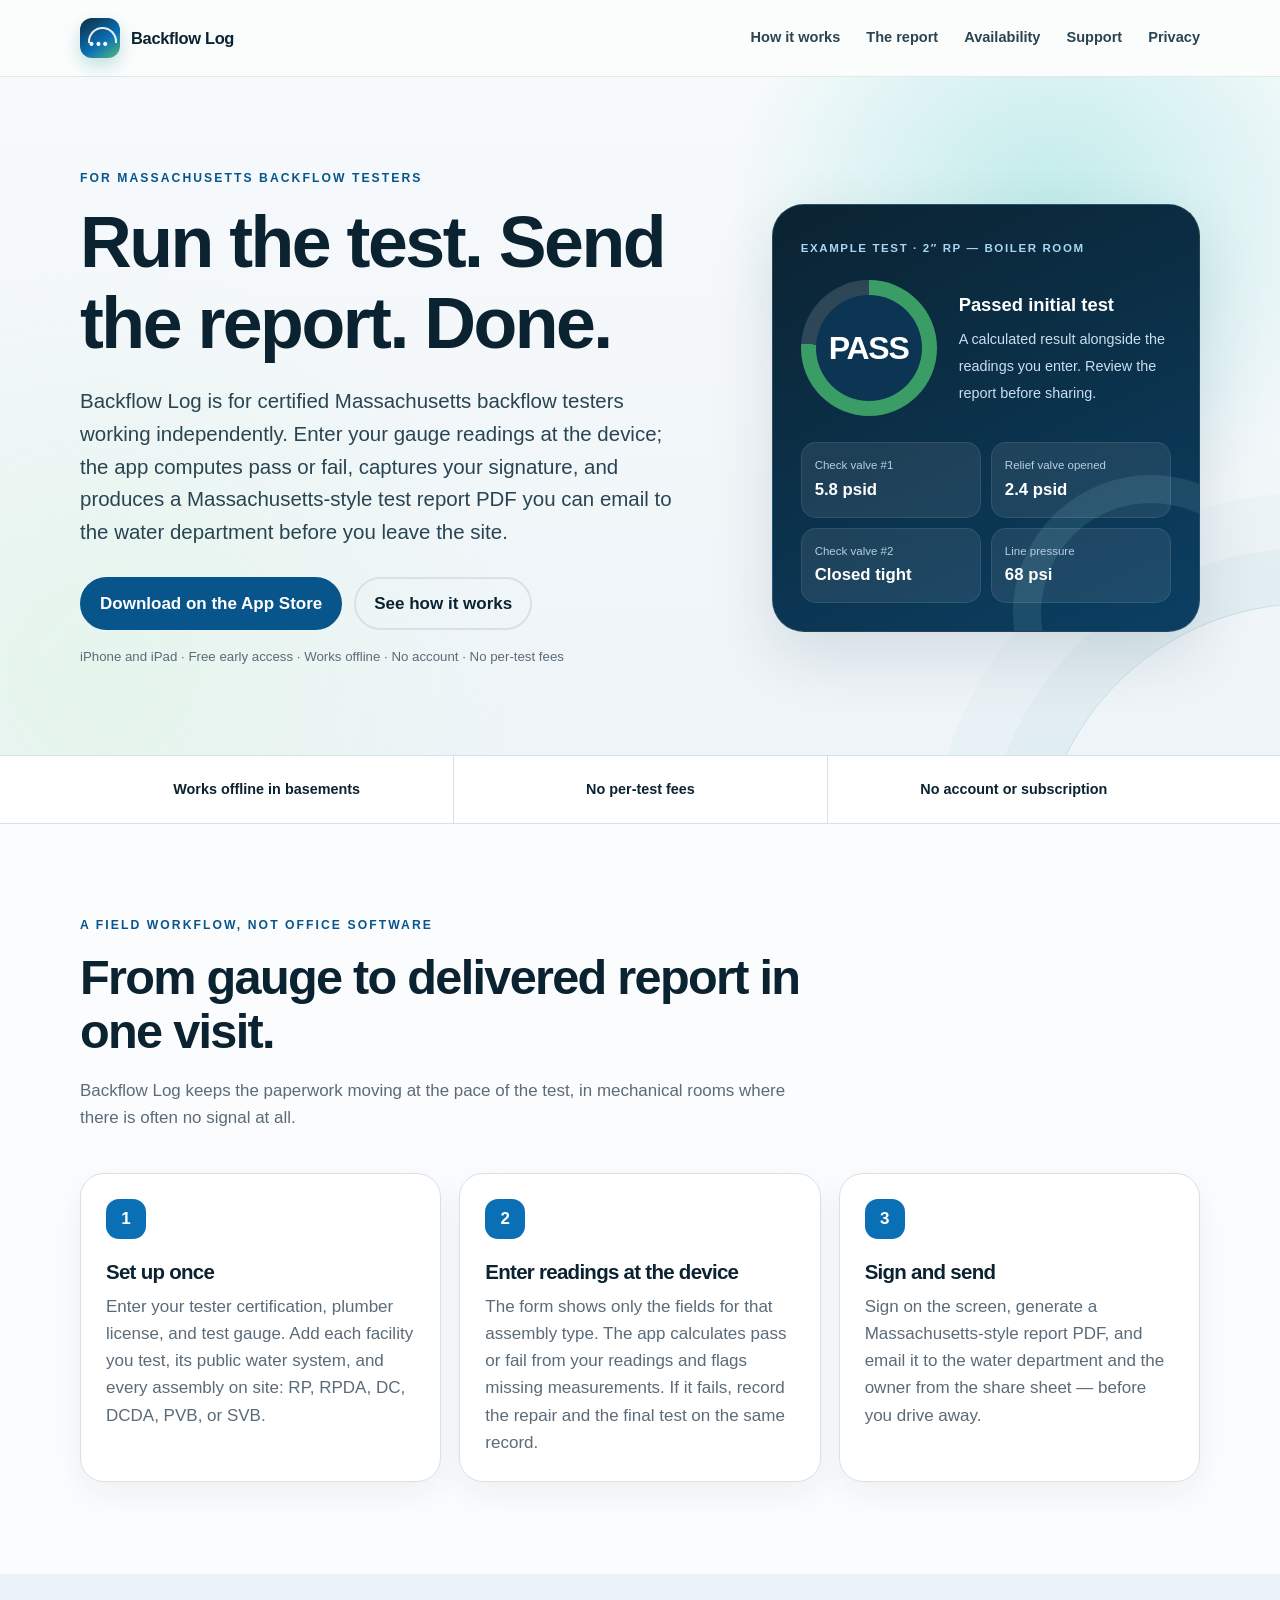
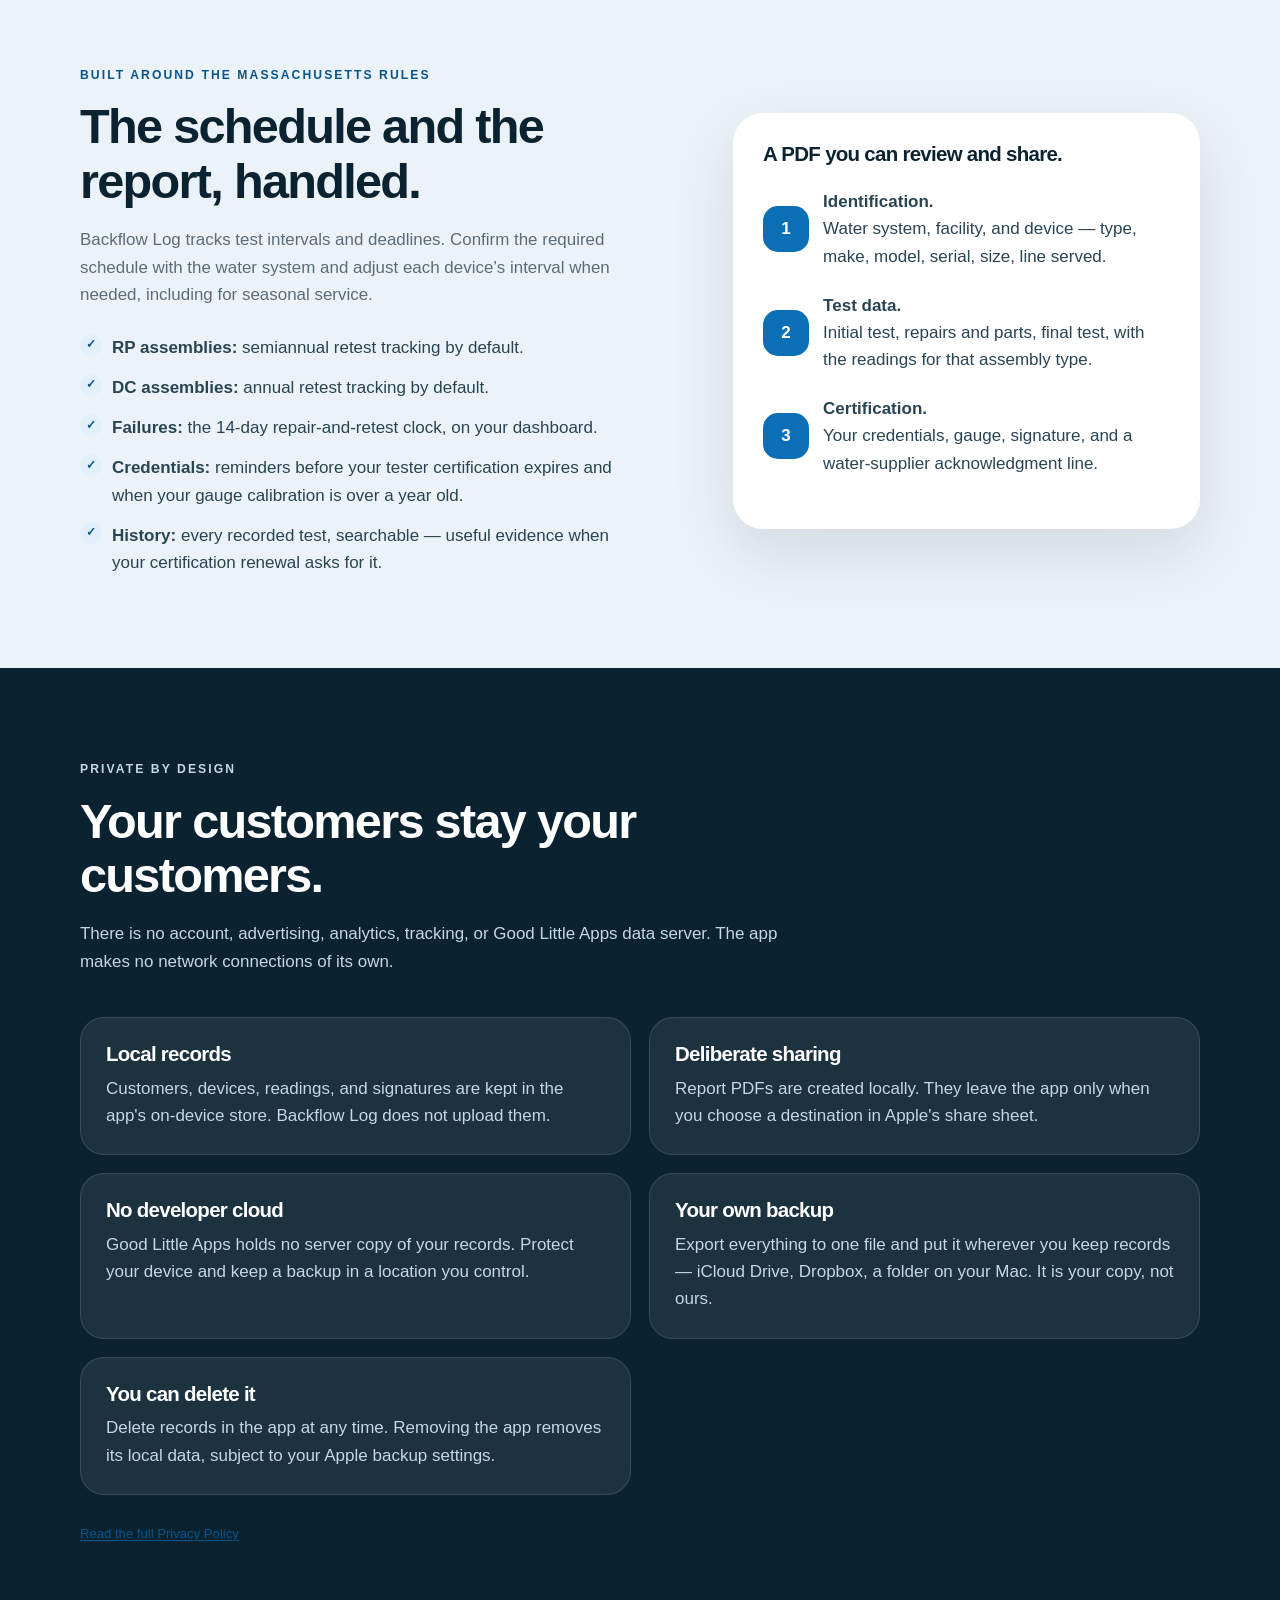
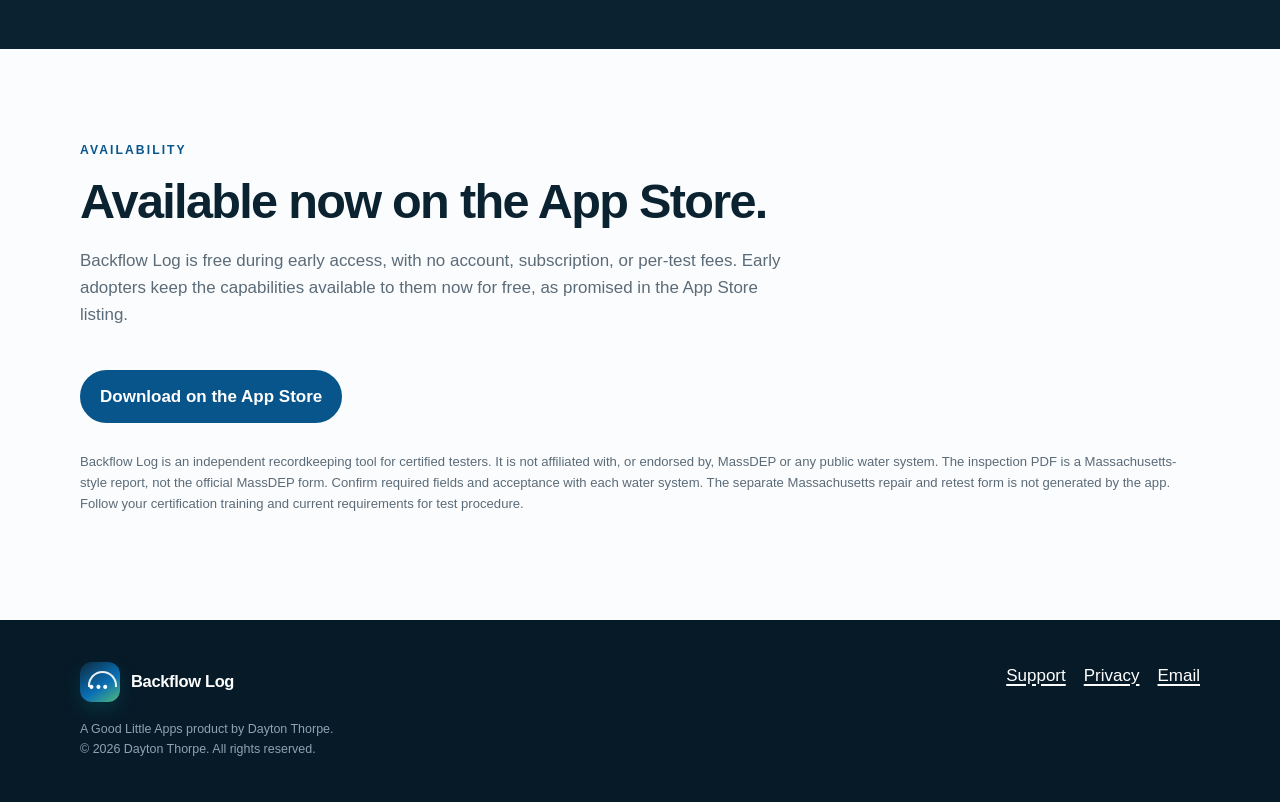
<file: index.html>
<!doctype html>
<html lang="en">
<head>
  <meta charset="utf-8">
  <meta name="viewport" content="width=device-width, initial-scale=1">
  <meta name="description" content="Backflow Log records backflow preventer field tests on your iPhone, computes pass/fail as you enter gauge readings, and produces a Massachusetts-style test report PDF you can email from the site.">
  <meta name="theme-color" content="#0b2331">
  <meta http-equiv="Content-Security-Policy" content="default-src 'self'; img-src 'self' data:; style-src 'self'; object-src 'none'; base-uri 'self'">
  <title>Backflow Log — Test Reports for Massachusetts Backflow Testers</title>
  <link rel="stylesheet" href="styles.css">
</head>
<body>
  <a class="skip-link" href="#main">Skip to content</a>
  <header class="site-header">
    <nav class="nav shell" aria-label="Primary">
      <a class="brand" href="index.html" aria-label="Backflow Log home">
        <span class="brand-symbol" aria-hidden="true"></span>
        <span>Backflow Log</span>
      </a>
      <div class="nav-links">
        <a href="#how-it-works">How it works</a>
        <a href="#results">The report</a>
        <a href="#availability">Availability</a>
        <a href="support.html">Support</a>
        <a href="privacy.html">Privacy</a>
      </div>
    </nav>
  </header>

  <main id="main">
    <section class="hero">
      <div class="shell hero-grid">
        <div>
          <p class="eyebrow">For Massachusetts backflow testers</p>
          <h1>Run the test. Send the report. Done.</h1>
          <p class="hero-lede">Backflow Log is for certified Massachusetts backflow testers working independently. Enter your gauge readings at the device; the app computes pass or fail, captures your signature, and produces a Massachusetts-style test report PDF you can email to the water department before you leave the site.</p>
          <div class="actions">
            <a class="button" href="https://apps.apple.com/us/app/backflow-log/id6799603346">Download on the App Store</a>
            <a class="button secondary" href="#how-it-works">See how it works</a>
          </div>
          <p class="microcopy">iPhone and iPad · Free early access · Works offline · No account · No per-test fees</p>
        </div>

        <div class="score-card" aria-label="Example Backflow Log test result">
          <span class="score-label">Example test · 2&Prime; RP — boiler room</span>
          <div class="score-row">
            <div class="gauge" aria-hidden="true">
              <div class="gauge-inner">PASS</div>
            </div>
            <div class="score-copy">
              <strong>Passed initial test</strong>
              <span>A calculated result alongside the readings you enter. Review the report before sharing.</span>
            </div>
          </div>
          <div class="metric-grid">
            <div class="metric"><small>Check valve #1</small><strong>5.8 psid</strong></div>
            <div class="metric"><small>Relief valve opened</small><strong>2.4 psid</strong></div>
            <div class="metric"><small>Check valve #2</small><strong>Closed tight</strong></div>
            <div class="metric"><small>Line pressure</small><strong>68 psi</strong></div>
          </div>
        </div>
      </div>
    </section>

    <div class="trust-strip" aria-label="Product highlights">
      <div class="shell trust-grid">
        <div class="trust-item">Works offline in basements</div>
        <div class="trust-item">No per-test fees</div>
        <div class="trust-item">No account or subscription</div>
      </div>
    </div>

    <section class="section" id="how-it-works">
      <div class="shell">
        <div class="section-heading">
          <p class="eyebrow">A field workflow, not office software</p>
          <h2>From gauge to delivered report in one visit.</h2>
          <p>Backflow Log keeps the paperwork moving at the pace of the test, in mechanical rooms where there is often no signal at all.</p>
        </div>
        <div class="card-grid">
          <article class="info-card">
            <span class="step-number" aria-hidden="true">1</span>
            <h3>Set up once</h3>
            <p>Enter your tester certification, plumber license, and test gauge. Add each facility you test, its public water system, and every assembly on site: RP, RPDA, DC, DCDA, PVB, or SVB.</p>
          </article>
          <article class="info-card">
            <span class="step-number" aria-hidden="true">2</span>
            <h3>Enter readings at the device</h3>
            <p>The form shows only the fields for that assembly type. The app calculates pass or fail from your readings and flags missing measurements. If it fails, record the repair and the final test on the same record.</p>
          </article>
          <article class="info-card">
            <span class="step-number" aria-hidden="true">3</span>
            <h3>Sign and send</h3>
            <p>Sign on the screen, generate a Massachusetts-style report PDF, and email it to the water department and the owner from the share sheet — before you drive away.</p>
          </article>
        </div>
      </div>
    </section>

    <section class="section tint" id="results">
      <div class="shell split">
        <div>
          <p class="eyebrow">Built around the Massachusetts rules</p>
          <h2>The schedule and the report, handled.</h2>
          <p class="lede">Backflow Log tracks test intervals and deadlines. Confirm the required schedule with the water system and adjust each device’s interval when needed, including for seasonal service.</p>
          <ul class="feature-list">
            <li><strong>RP assemblies:</strong> semiannual retest tracking by default.</li>
            <li><strong>DC assemblies:</strong> annual retest tracking by default.</li>
            <li><strong>Failures:</strong> the 14-day repair-and-retest clock, on your dashboard.</li>
            <li><strong>Credentials:</strong> reminders before your tester certification expires and when your gauge calibration is over a year old.</li>
            <li><strong>History:</strong> every recorded test, searchable — useful evidence when your certification renewal asks for it.</li>
          </ul>
        </div>
        <aside class="diagnostic-card" aria-label="What the report contains">
          <h3>A PDF you can review and share.</h3>
          <div class="diagnostic-rule">
            <span aria-hidden="true">1</span>
            <p><strong>Identification.</strong><br>Water system, facility, and device — type, make, model, serial, size, line served.</p>
          </div>
          <div class="diagnostic-rule">
            <span aria-hidden="true">2</span>
            <p><strong>Test data.</strong><br>Initial test, repairs and parts, final test, with the readings for that assembly type.</p>
          </div>
          <div class="diagnostic-rule">
            <span aria-hidden="true">3</span>
            <p><strong>Certification.</strong><br>Your credentials, gauge, signature, and a water-supplier acknowledgment line.</p>
          </div>
        </aside>
      </div>
    </section>

    <section class="section dark" id="privacy">
      <div class="shell">
        <div class="section-heading">
          <p class="eyebrow">Private by design</p>
          <h2>Your customers stay your customers.</h2>
          <p>There is no account, advertising, analytics, tracking, or Good Little Apps data server. The app makes no network connections of its own.</p>
        </div>
        <div class="privacy-grid">
          <article class="dark-card">
            <h3>Local records</h3>
            <p>Customers, devices, readings, and signatures are kept in the app's on-device store. Backflow Log does not upload them.</p>
          </article>
          <article class="dark-card">
            <h3>Deliberate sharing</h3>
            <p>Report PDFs are created locally. They leave the app only when you choose a destination in Apple's share sheet.</p>
          </article>
          <article class="dark-card">
            <h3>No developer cloud</h3>
            <p>Good Little Apps holds no server copy of your records. Protect your device and keep a backup in a location you control.</p>
          </article>
          <article class="dark-card">
            <h3>Your own backup</h3>
            <p>Export everything to one file and put it wherever you keep records — iCloud Drive, Dropbox, a folder on your Mac. It is your copy, not ours.</p>
          </article>
          <article class="dark-card">
            <h3>You can delete it</h3>
            <p>Delete records in the app at any time. Removing the app removes its local data, subject to your Apple backup settings.</p>
          </article>
        </div>
        <p class="fine-print"><a href="privacy.html">Read the full Privacy Policy</a></p>
      </div>
    </section>

    <section class="section" id="availability">
      <div class="shell">
        <div class="section-heading">
          <p class="eyebrow">Availability</p>
          <h2>Available now on the App Store.</h2>
          <p>Backflow Log is free during early access, with no account, subscription, or per-test fees. Early adopters keep the capabilities available to them now for free, as promised in the App Store listing.</p>
        </div>
        <div class="actions"><a class="button" href="https://apps.apple.com/us/app/backflow-log/id6799603346">Download on the App Store</a></div>
        <p class="fine-print">Backflow Log is an independent recordkeeping tool for certified testers. It is not affiliated with, or endorsed by, MassDEP or any public water system. The inspection PDF is a Massachusetts-style report, not the official MassDEP form. Confirm required fields and acceptance with each water system. The separate Massachusetts repair and retest form is not generated by the app. Follow your certification training and current requirements for test procedure.</p>
      </div>
    </section>
  </main>

  <footer class="site-footer">
    <div class="shell footer-grid">
      <div>
        <a class="brand" href="index.html">
          <span class="brand-symbol" aria-hidden="true"></span>
          <span>Backflow Log</span>
        </a>
        <p class="copyright">A Good Little Apps product by Dayton Thorpe.<br>© 2026 Dayton Thorpe. All rights reserved.</p>
      </div>
      <div class="footer-links">
        <a href="support.html">Support</a>
        <a href="privacy.html">Privacy</a>
        <a href="mailto:goodlittleapps.support@gmail.com">Email</a>
      </div>
    </div>
  </footer>
</body>
</html>
</file>
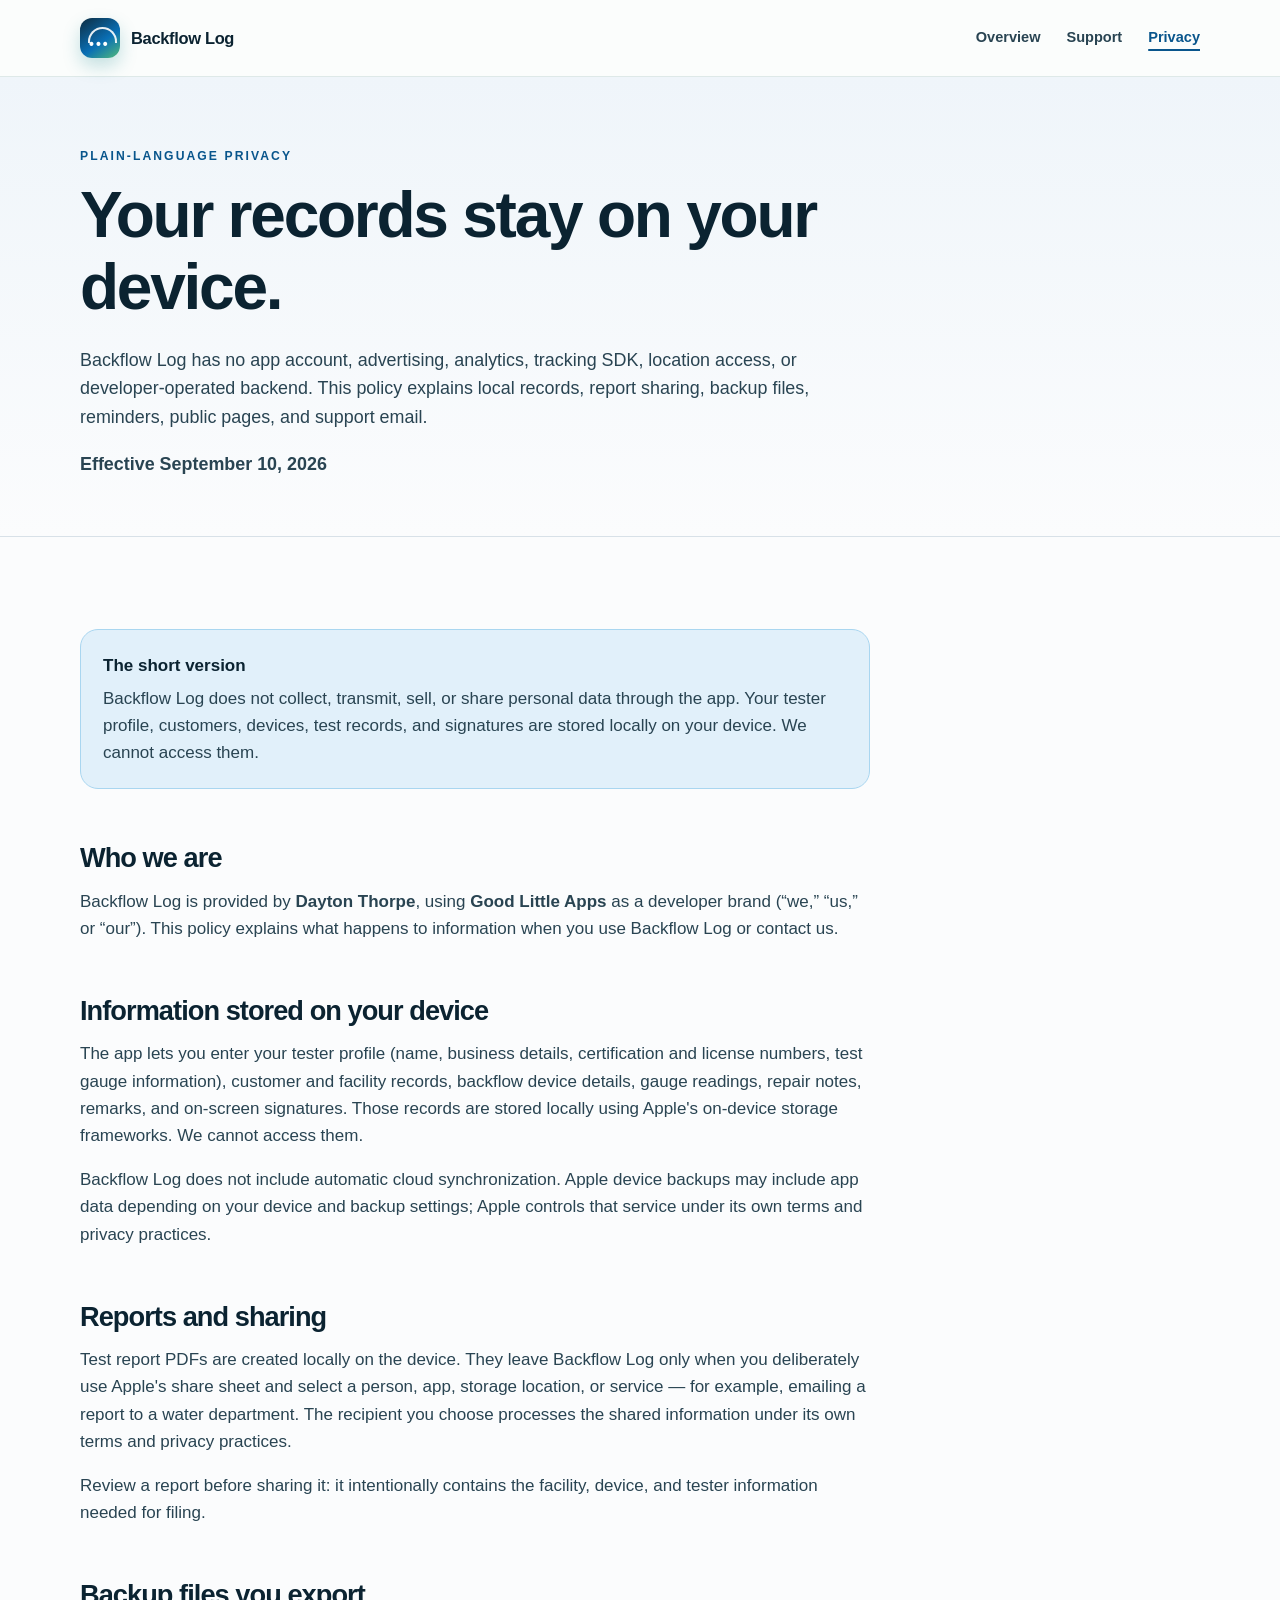
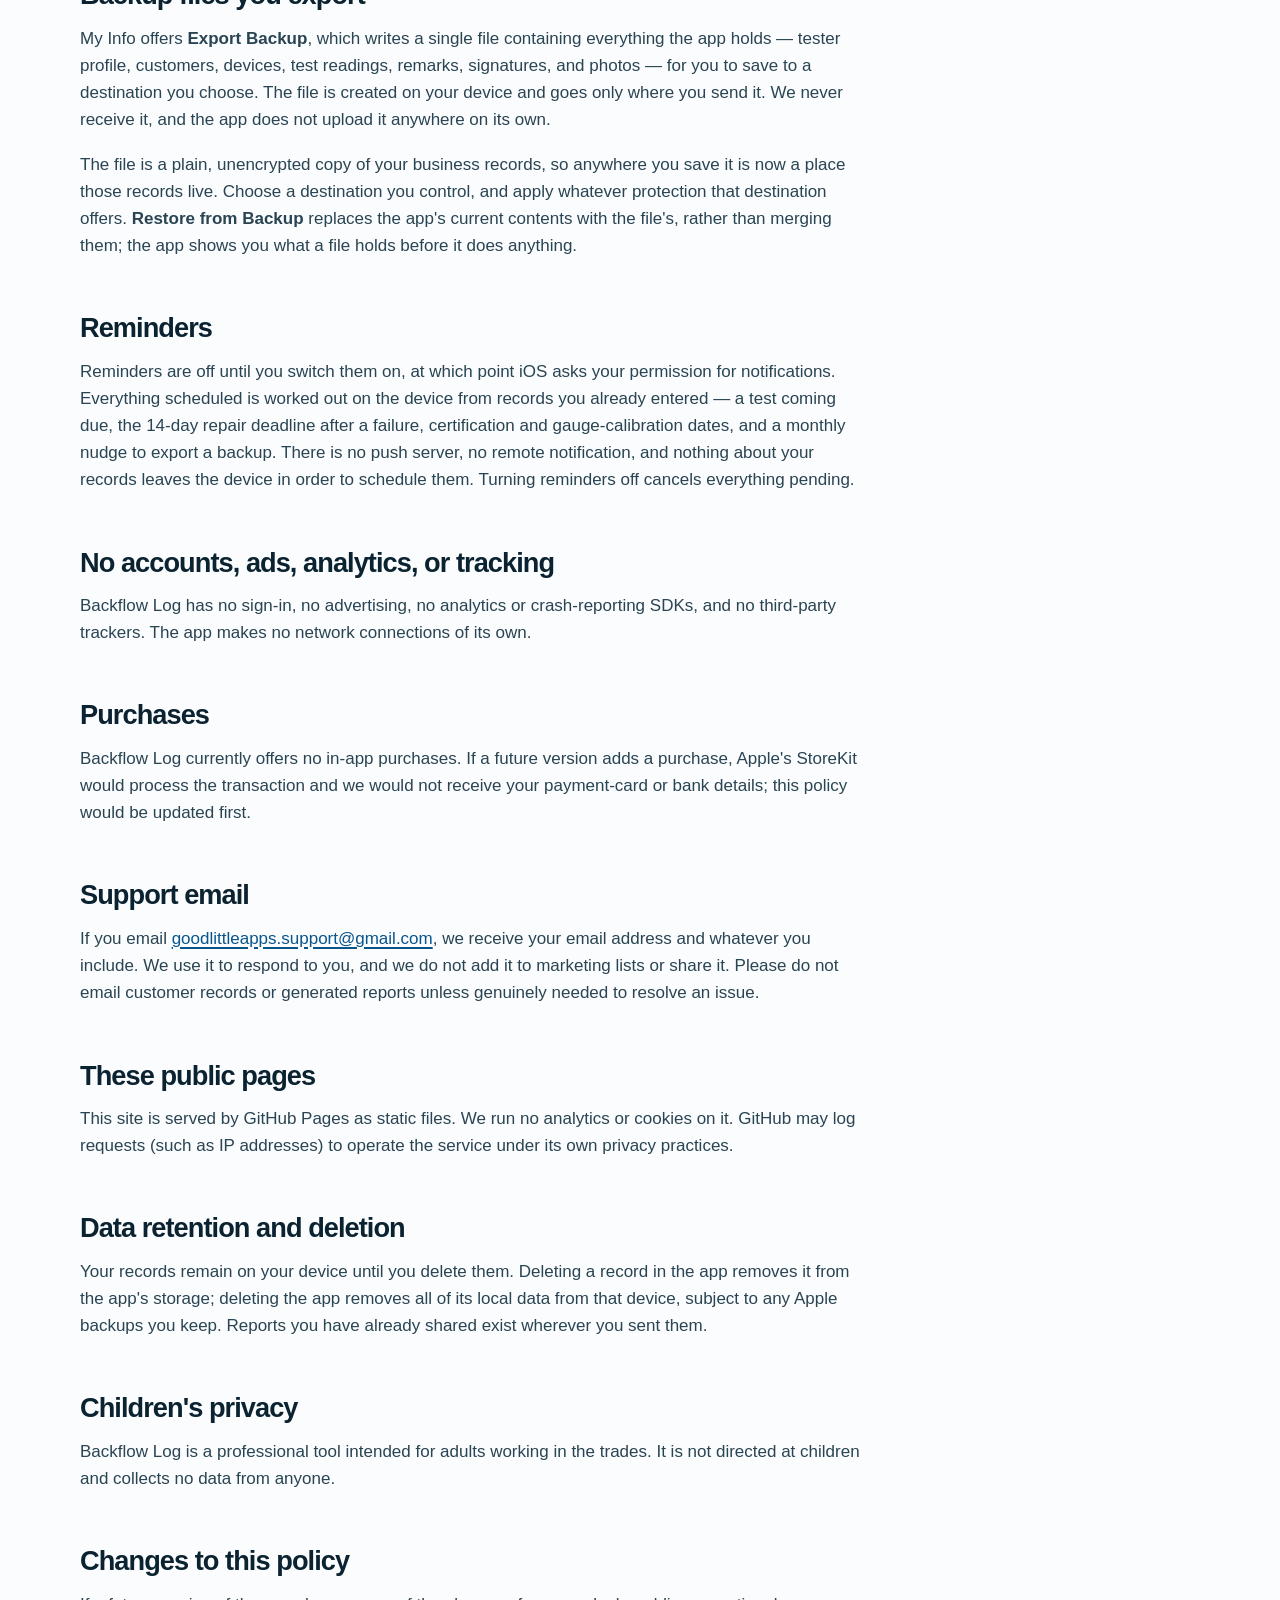
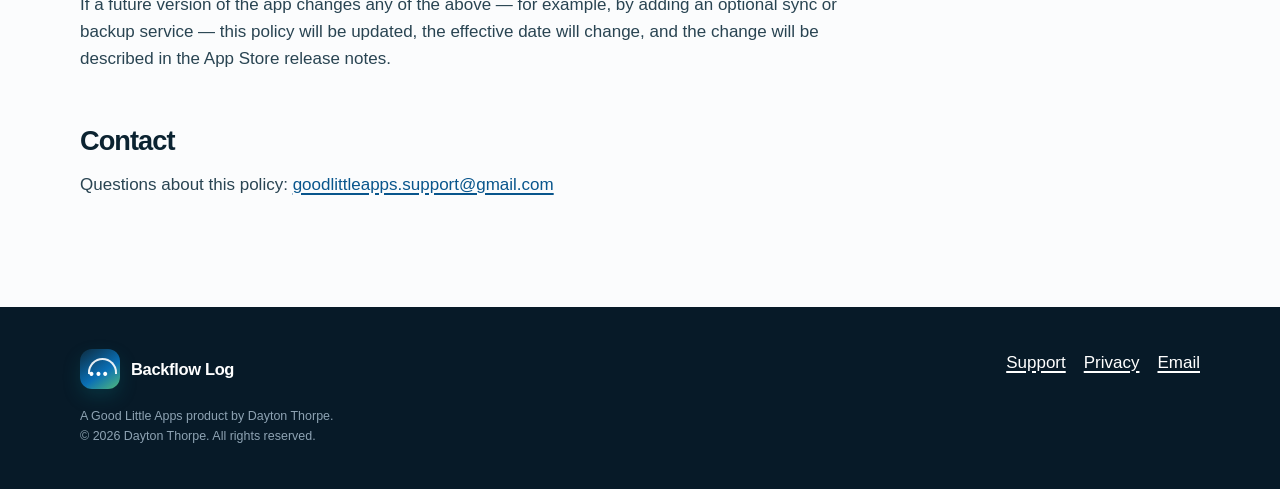
<file: privacy.html>
<!doctype html>
<html lang="en">
<head>
  <meta charset="utf-8">
  <meta name="viewport" content="width=device-width, initial-scale=1">
  <meta name="description" content="Backflow Log privacy policy: on-device records, no account, no ads, no analytics, and no tracking.">
  <meta name="theme-color" content="#0b2331">
  <meta http-equiv="Content-Security-Policy" content="default-src 'self'; img-src 'self' data:; style-src 'self'; object-src 'none'; base-uri 'self'">
  <title>Privacy Policy — Backflow Log</title>
  <link rel="stylesheet" href="styles.css">
</head>
<body>
  <a class="skip-link" href="#main">Skip to content</a>
  <header class="site-header">
    <nav class="nav shell" aria-label="Primary">
      <a class="brand" href="index.html" aria-label="Backflow Log home">
        <span class="brand-symbol" aria-hidden="true"></span>
        <span>Backflow Log</span>
      </a>
      <div class="nav-links">
        <a href="index.html">Overview</a>
        <a href="support.html">Support</a>
        <a href="privacy.html" aria-current="page">Privacy</a>
      </div>
    </nav>
  </header>

  <main id="main">
    <section class="page-hero">
      <div class="shell">
        <p class="eyebrow">Plain-language privacy</p>
        <h1>Your records stay on your device.</h1>
        <p>Backflow Log has no app account, advertising, analytics, tracking SDK, location access, or developer-operated backend. This policy explains local records, report sharing, backup files, reminders, public pages, and support email.</p>
        <p class="microcopy"><strong>Effective September 10, 2026</strong></p>
      </div>
    </section>

    <section class="section">
      <div class="shell content-layout">
        <article class="prose">
          <div class="callout">
            <strong>The short version</strong>
            <p>Backflow Log does not collect, transmit, sell, or share personal data through the app. Your tester profile, customers, devices, test records, and signatures are stored locally on your device. We cannot access them.</p>
          </div>

          <h2 id="who-we-are">Who we are</h2>
          <p>Backflow Log is provided by <strong>Dayton Thorpe</strong>, using <strong>Good Little Apps</strong> as a developer brand (&ldquo;we,&rdquo; &ldquo;us,&rdquo; or &ldquo;our&rdquo;). This policy explains what happens to information when you use Backflow Log or contact us.</p>

          <h2 id="on-device">Information stored on your device</h2>
          <p>The app lets you enter your tester profile (name, business details, certification and license numbers, test gauge information), customer and facility records, backflow device details, gauge readings, repair notes, remarks, and on-screen signatures. Those records are stored locally using Apple's on-device storage frameworks. We cannot access them.</p>
          <p>Backflow Log does not include automatic cloud synchronization. Apple device backups may include app data depending on your device and backup settings; Apple controls that service under its own terms and privacy practices.</p>

          <h2 id="reports">Reports and sharing</h2>
          <p>Test report PDFs are created locally on the device. They leave Backflow Log only when you deliberately use Apple's share sheet and select a person, app, storage location, or service — for example, emailing a report to a water department. The recipient you choose processes the shared information under its own terms and privacy practices.</p>
          <p>Review a report before sharing it: it intentionally contains the facility, device, and tester information needed for filing.</p>

          <h2 id="backups">Backup files you export</h2>
          <p>My&nbsp;Info offers <strong>Export Backup</strong>, which writes a single file containing everything the app holds — tester profile, customers, devices, test readings, remarks, signatures, and photos — for you to save to a destination you choose. The file is created on your device and goes only where you send it. We never receive it, and the app does not upload it anywhere on its own.</p>
          <p>The file is a plain, unencrypted copy of your business records, so anywhere you save it is now a place those records live. Choose a destination you control, and apply whatever protection that destination offers. <strong>Restore from Backup</strong> replaces the app's current contents with the file's, rather than merging them; the app shows you what a file holds before it does anything.</p>

          <h2 id="reminders">Reminders</h2>
          <p>Reminders are off until you switch them on, at which point iOS asks your permission for notifications. Everything scheduled is worked out on the device from records you already entered — a test coming due, the 14-day repair deadline after a failure, certification and gauge-calibration dates, and a monthly nudge to export a backup. There is no push server, no remote notification, and nothing about your records leaves the device in order to schedule them. Turning reminders off cancels everything pending.</p>

          <h2 id="no-tracking">No accounts, ads, analytics, or tracking</h2>
          <p>Backflow Log has no sign-in, no advertising, no analytics or crash-reporting SDKs, and no third-party trackers. The app makes no network connections of its own.</p>

          <h2 id="purchases">Purchases</h2>
          <p>Backflow Log currently offers no in-app purchases. If a future version adds a purchase, Apple's StoreKit would process the transaction and we would not receive your payment-card or bank details; this policy would be updated first.</p>

          <h2 id="support">Support email</h2>
          <p>If you email <a href="mailto:goodlittleapps.support@gmail.com">goodlittleapps.support@gmail.com</a>, we receive your email address and whatever you include. We use it to respond to you, and we do not add it to marketing lists or share it. Please do not email customer records or generated reports unless genuinely needed to resolve an issue.</p>

          <h2 id="public-pages">These public pages</h2>
          <p>This site is served by GitHub Pages as static files. We run no analytics or cookies on it. GitHub may log requests (such as IP addresses) to operate the service under its own privacy practices.</p>

          <h2 id="deletion">Data retention and deletion</h2>
          <p>Your records remain on your device until you delete them. Deleting a record in the app removes it from the app's storage; deleting the app removes all of its local data from that device, subject to any Apple backups you keep. Reports you have already shared exist wherever you sent them.</p>

          <h2 id="children">Children's privacy</h2>
          <p>Backflow Log is a professional tool intended for adults working in the trades. It is not directed at children and collects no data from anyone.</p>

          <h2 id="changes">Changes to this policy</h2>
          <p>If a future version of the app changes any of the above — for example, by adding an optional sync or backup service — this policy will be updated, the effective date will change, and the change will be described in the App Store release notes.</p>

          <h2 id="contact">Contact</h2>
          <p>Questions about this policy: <a href="mailto:goodlittleapps.support@gmail.com">goodlittleapps.support@gmail.com</a></p>
        </article>
      </div>
    </section>
  </main>

  <footer class="site-footer">
    <div class="shell footer-grid">
      <div>
        <a class="brand" href="index.html">
          <span class="brand-symbol" aria-hidden="true"></span>
          <span>Backflow Log</span>
        </a>
        <p class="copyright">A Good Little Apps product by Dayton Thorpe.<br>© 2026 Dayton Thorpe. All rights reserved.</p>
      </div>
      <div class="footer-links">
        <a href="support.html">Support</a>
        <a href="privacy.html">Privacy</a>
        <a href="mailto:goodlittleapps.support@gmail.com">Email</a>
      </div>
    </div>
  </footer>
</body>
</html>
</file>
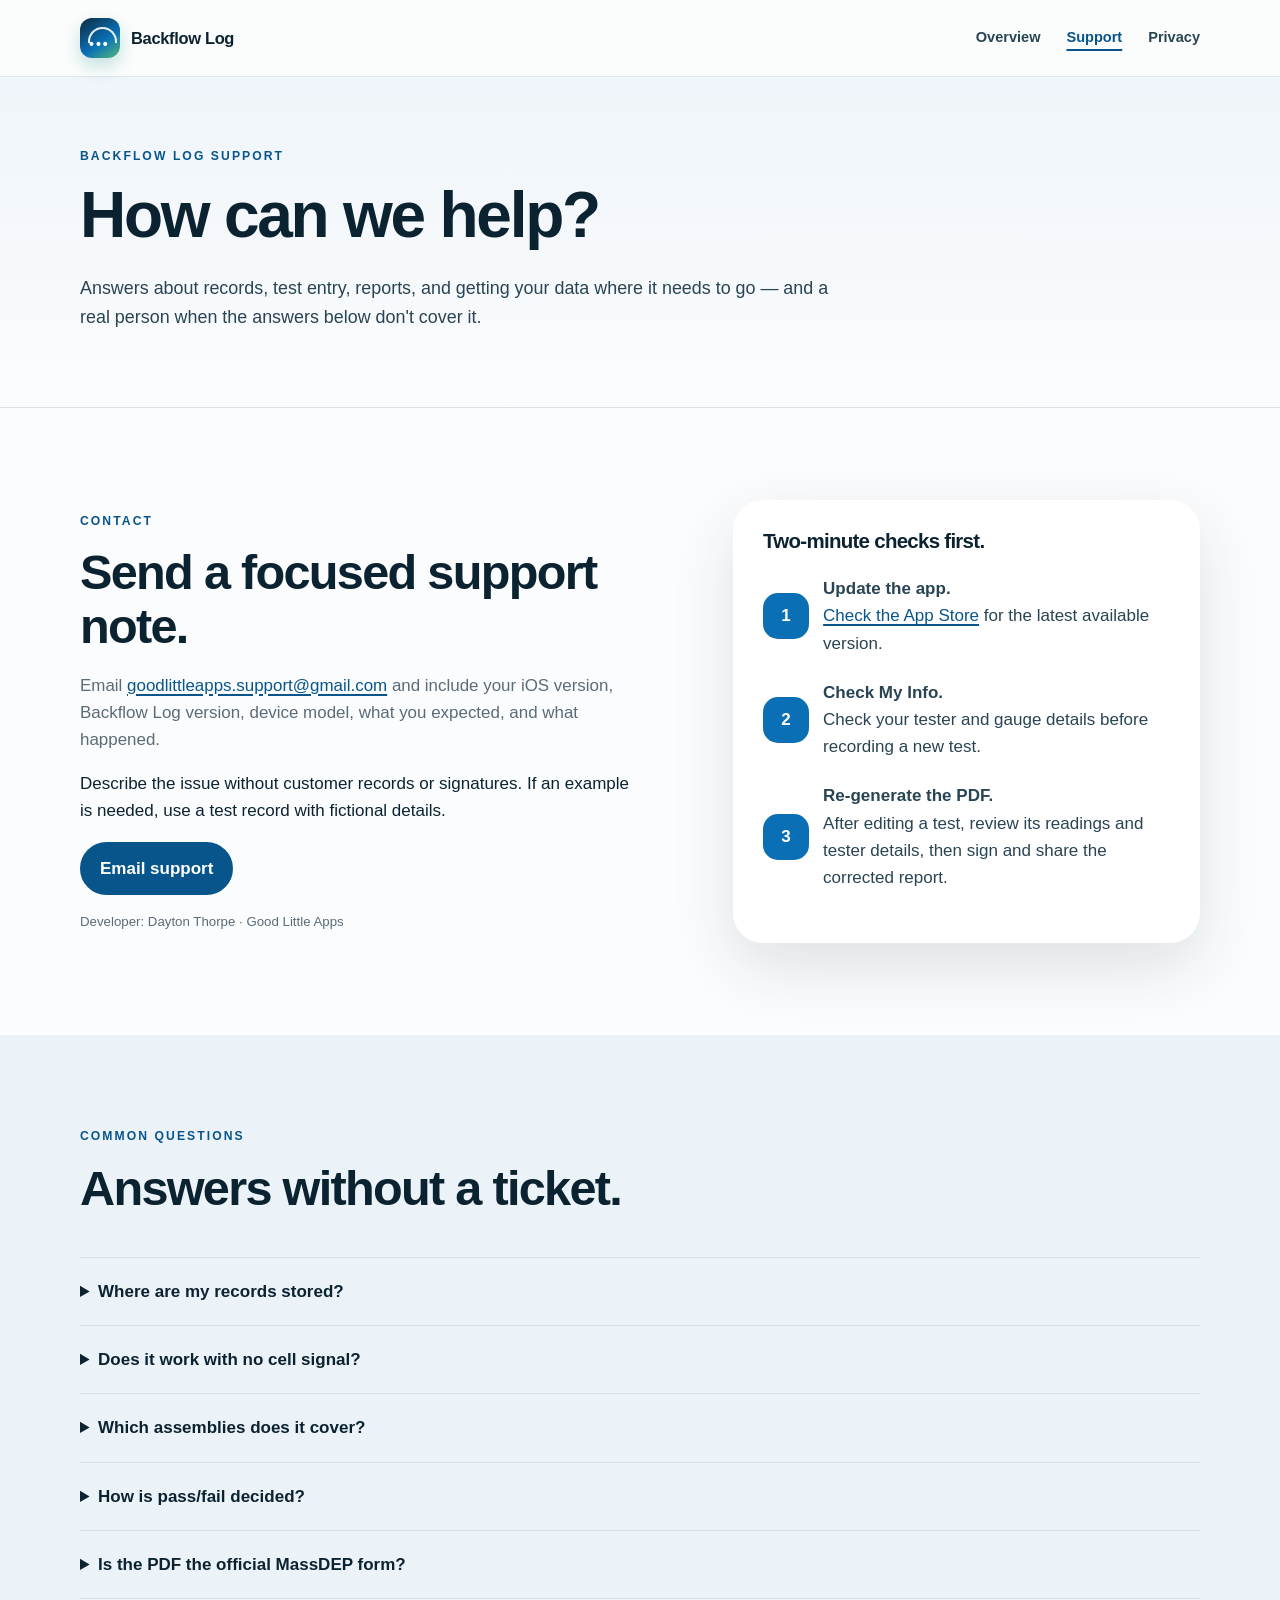
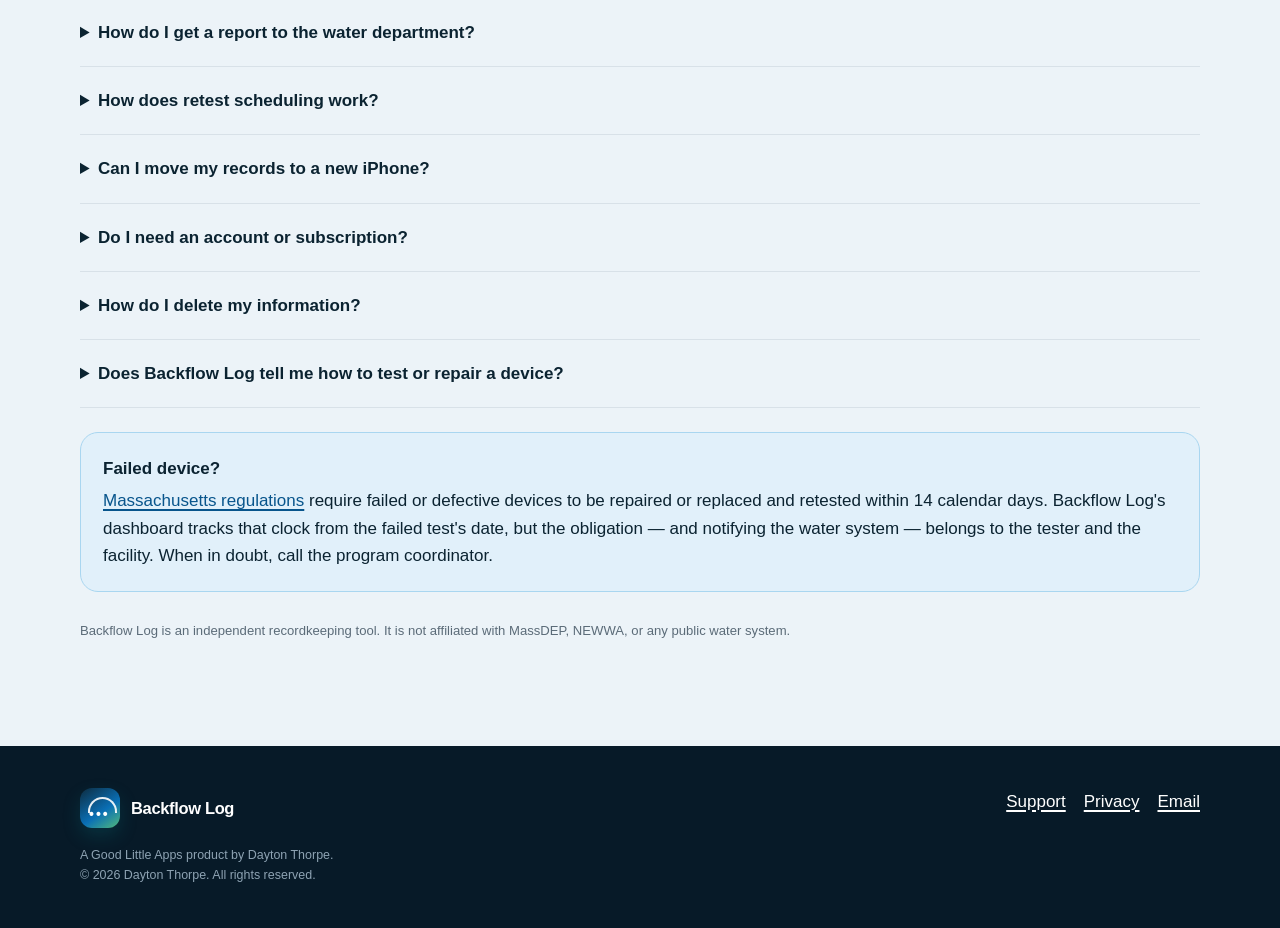
<file: support.html>
<!doctype html>
<html lang="en">
<head>
  <meta charset="utf-8">
  <meta name="viewport" content="width=device-width, initial-scale=1">
  <meta name="description" content="Support and contact information for the Backflow Log iOS app for Massachusetts backflow testers.">
  <meta name="theme-color" content="#0b2331">
  <meta http-equiv="Content-Security-Policy" content="default-src 'self'; img-src 'self' data:; style-src 'self'; object-src 'none'; base-uri 'self'">
  <title>Support — Backflow Log</title>
  <link rel="stylesheet" href="styles.css">
</head>
<body>
  <a class="skip-link" href="#main">Skip to content</a>
  <header class="site-header">
    <nav class="nav shell" aria-label="Primary">
      <a class="brand" href="index.html" aria-label="Backflow Log home">
        <span class="brand-symbol" aria-hidden="true"></span>
        <span>Backflow Log</span>
      </a>
      <div class="nav-links">
        <a href="index.html">Overview</a>
        <a href="support.html" aria-current="page">Support</a>
        <a href="privacy.html">Privacy</a>
      </div>
    </nav>
  </header>

  <main id="main">
    <section class="page-hero">
      <div class="shell">
        <p class="eyebrow">Backflow Log support</p>
        <h1>How can we help?</h1>
        <p>Answers about records, test entry, reports, and getting your data where it needs to go — and a real person when the answers below don't cover it.</p>
      </div>
    </section>

    <section class="section">
      <div class="shell split">
        <div>
          <p class="eyebrow">Contact</p>
          <h2>Send a focused support note.</h2>
          <p class="lede">Email <a href="mailto:goodlittleapps.support@gmail.com">goodlittleapps.support@gmail.com</a> and include your iOS version, Backflow Log version, device model, what you expected, and what happened.</p>
          <p>Describe the issue without customer records or signatures. If an example is needed, use a test record with fictional details.</p>
          <div class="actions">
            <a class="button" href="mailto:goodlittleapps.support@gmail.com">Email support</a>
          </div>
          <p class="microcopy">Developer: Dayton Thorpe · Good Little Apps</p>
        </div>
        <aside class="diagnostic-card" aria-label="Before you email">
          <h3>Two-minute checks first.</h3>
          <div class="diagnostic-rule">
            <span aria-hidden="true">1</span>
            <p><strong>Update the app.</strong><br><a href="https://apps.apple.com/us/app/backflow-log/id6799603346">Check the App Store</a> for the latest available version.</p>
          </div>
          <div class="diagnostic-rule">
            <span aria-hidden="true">2</span>
            <p><strong>Check My Info.</strong><br>Check your tester and gauge details before recording a new test.</p>
          </div>
          <div class="diagnostic-rule">
            <span aria-hidden="true">3</span>
            <p><strong>Re-generate the PDF.</strong><br>After editing a test, review its readings and tester details, then sign and share the corrected report.</p>
          </div>
        </aside>
      </div>
    </section>

    <section class="section tint">
      <div class="shell">
        <div class="section-heading">
          <p class="eyebrow">Common questions</p>
          <h2>Answers without a ticket.</h2>
        </div>
        <div class="faq-list">
          <details>
            <summary>Where are my records stored?</summary>
            <p>Customers, devices, tests, and signatures are stored in the app's local container on your iPhone. Backflow Log has no account system and no developer-run server, and it does not sync to a cloud service.</p>
          </details>

          <details>
            <summary>Does it work with no cell signal?</summary>
            <p>Yes. Everything — recording tests, computing pass/fail, generating the report PDF — happens on the device. You only need connectivity when you actually email or share a report.</p>
          </details>

          <details>
            <summary>Which assemblies does it cover?</summary>
            <p>Reduced pressure assemblies (RP, RPDA), double check assemblies (DC, DCDA), and vacuum breakers (PVB, SVB). The test form shows only the readings that apply to the selected type.</p>
          </details>

          <details>
            <summary>How is pass/fail decided?</summary>
            <p>The app checks the readings you enter: each DC check holds at least 1.0 psid closed tight; an RP's first check holds at least 5.0 psid with the relief valve opening at 2.0 psid or higher; a vacuum breaker's air inlet opens at 1.0 psid or higher with the check holding 1.0 psid. It also checks the applicable leak and valve observations. The calculated result does not replace the complete test procedure required by your certification and water system.</p>
          </details>

          <details>
            <summary>Is the PDF the official MassDEP form?</summary>
            <p>No. It is a Massachusetts-style inspection report, and it does not include every field on the official form. Confirm the required fields, signatures, format, and submission method with each water system before relying on it for filing. The app does not generate the separate repair and retest form. MassDEP provides the <a href="https://www.mass.gov/doc/backflow-prevention-device-inspection-maintenance-report-form-0/download">official inspection form</a> and <a href="https://www.mass.gov/doc/backflow-prevention-device-repair-information-retest-report-form-0/download">repair and retest form</a>.</p>
          </details>

          <details>
            <summary>How do I get a report to the water department?</summary>
            <p>Open the test, generate the report, and use the share button — email it, save it to Files, or send it however that town prefers. Backflow Log does not file reports automatically and does not submit to third-party portals.</p>
          </details>

          <details>
            <summary>How does retest scheduling work?</summary>
            <p>Each device's next test date comes from its most recent <em>passing</em> test and its interval — semiannual for RP and annual for DC by default, with a per-device override for the schedule your water system requires, including seasonal service. A failed or unfinished test does not advance the schedule: the assembly stays on the dashboard until a test passes. Overdue and upcoming tests appear there, along with the 14-day repair-and-retest window after a failure.</p>
            <p>Reminders are optional and off until you turn them on in My&nbsp;Info. When enabled, the app schedules local notifications on your device for a device coming due and the day it is due, failed-device retests, your certification expiry and gauge calibration, and a monthly nudge to export a backup. They are scheduled on the device from records you already entered — there is no server, and nothing is sent to us.</p>
          </details>

          <details>
            <summary>Can I move my records to a new iPhone?</summary>
            <p>Use <strong>Export Backup</strong> in My&nbsp;Info and save the file to a location you can access from the new phone, such as iCloud Drive. Verify the file is there before deleting the app or replacing the phone. It contains your tester profile, customers, devices, tests, signatures, and photos. Use <strong>Restore from Backup</strong> on the new phone to import it. Apple device backups may also include app data, depending on your backup settings; do not assume a backup succeeded without checking it.</p>
            <p>Two things worth knowing about the backup file. Restoring <em>replaces</em> everything currently in the app rather than merging, and the app confirms what the file holds before it does. And the file is a complete, unencrypted copy of your business records — treat it the way you would treat the paper folder it replaces, and put it somewhere you control.</p>
          </details>

          <details>
            <summary>Do I need an account or subscription?</summary>
            <p>No account, no sign-in, no subscription, and no per-test or per-report fees. The app is available free on the App Store during early access. Early adopters keep the capabilities available to them now for free.</p>
          </details>

          <details>
            <summary>How do I delete my information?</summary>
            <p>Delete customers, devices, or individual tests inside the app. Deleting the app removes all of its local data from the device, subject to any Apple backups you keep.</p>
          </details>

          <details>
            <summary>Does Backflow Log tell me how to test or repair a device?</summary>
            <p>No. It records the test you perform and the results you enter. Test procedure comes from your certification training and the current regulations; repairs on domestic lines are a licensed plumber's work and on fire protection lines a licensed sprinkler fitter's.</p>
          </details>
        </div>

        <div class="callout space-top">
          <strong>Failed device?</strong>
          <p><a href="https://www.mass.gov/files/documents/2016/08/ot/ccdefreg.pdf">Massachusetts regulations</a> require failed or defective devices to be repaired or replaced and retested within 14 calendar days. Backflow Log's dashboard tracks that clock from the failed test's date, but the obligation — and notifying the water system — belongs to the tester and the facility. When in doubt, call the program coordinator.</p>
        </div>

        <p class="fine-print">Backflow Log is an independent recordkeeping tool. It is not affiliated with MassDEP, NEWWA, or any public water system.</p>
      </div>
    </section>
  </main>

  <footer class="site-footer">
    <div class="shell footer-grid">
      <div>
        <a class="brand" href="index.html">
          <span class="brand-symbol" aria-hidden="true"></span>
          <span>Backflow Log</span>
        </a>
        <p class="copyright">A Good Little Apps product by Dayton Thorpe.<br>© 2026 Dayton Thorpe. All rights reserved.</p>
      </div>
      <div class="footer-links">
        <a href="support.html">Support</a>
        <a href="privacy.html">Privacy</a>
        <a href="mailto:goodlittleapps.support@gmail.com">Email</a>
      </div>
    </div>
  </footer>
</body>
</html>
</file>
<file: styles.css>
:root {
  color-scheme: light;
  --ink: #0b2331;
  --ink-soft: #294452;
  --teal: #0a6fb5;
  --teal-dark: #08558c;
  --sky: #e1f0fa;
  --sky-strong: #a9d6f0;
  --grass: #3a9d66;
  --grass-soft: #e6f4ec;
  --amber: #d58a22;
  --paper: #fbfcfd;
  --white: #ffffff;
  --line: #d8e1e8;
  --muted: #5b6b78;
  --shadow: 0 24px 65px rgba(10, 40, 58, 0.12);
  --radius: 24px;
  --shell: 1120px;
}

* {
  box-sizing: border-box;
}

html {
  scroll-behavior: smooth;
}

body {
  margin: 0;
  color: var(--ink);
  background: var(--paper);
  font-family: -apple-system, BlinkMacSystemFont, "Segoe UI", sans-serif;
  font-size: 17px;
  line-height: 1.6;
  text-rendering: optimizeLegibility;
}

a {
  color: var(--teal-dark);
  text-decoration-thickness: 0.09em;
  text-underline-offset: 0.18em;
}

a:hover {
  color: var(--ink);
}

a:focus-visible,
button:focus-visible,
summary:focus-visible {
  outline: 3px solid var(--amber);
  outline-offset: 4px;
  border-radius: 5px;
}

img,
svg {
  display: block;
  max-width: 100%;
}

.skip-link {
  position: absolute;
  top: -80px;
  left: 16px;
  z-index: 100;
  padding: 10px 14px;
  color: var(--white);
  background: var(--ink);
  border-radius: 8px;
}

.skip-link:focus {
  top: 12px;
}

.shell {
  width: min(calc(100% - 40px), var(--shell));
  margin-inline: auto;
}

.site-header {
  position: relative;
  z-index: 20;
  border-bottom: 1px solid rgba(216, 229, 228, 0.8);
  background: rgba(251, 253, 252, 0.94);
}

.nav {
  min-height: 76px;
  display: flex;
  align-items: center;
  justify-content: space-between;
  gap: 24px;
}

.brand {
  display: inline-flex;
  align-items: center;
  gap: 11px;
  color: var(--ink);
  font-size: 1.03rem;
  font-weight: 760;
  letter-spacing: -0.02em;
  text-decoration: none;
}

.brand-symbol {
  position: relative;
  width: 40px;
  height: 40px;
  flex: 0 0 40px;
  overflow: hidden;
  border-radius: 12px;
  background: linear-gradient(145deg, #0d2c40 0%, #0a6fb5 58%, #52ba7b 100%);
  box-shadow: 0 8px 18px rgba(8, 127, 133, 0.23);
}

.brand-symbol::before {
  content: "";
  position: absolute;
  width: 25px;
  height: 14px;
  left: 8px;
  top: 9px;
  border: 2px solid rgba(255, 255, 255, 0.9);
  border-bottom: 0;
  border-radius: 26px 26px 0 0;
}

.brand-symbol::after {
  content: "•••";
  position: absolute;
  left: 9px;
  bottom: 3px;
  color: var(--white);
  font-size: 14px;
  letter-spacing: 2px;
}

.nav-links {
  display: flex;
  align-items: center;
  gap: 26px;
  font-size: 0.91rem;
  font-weight: 650;
}

.nav-links a {
  color: var(--ink-soft);
  text-decoration: none;
}

.nav-links a[aria-current="page"] {
  color: var(--teal-dark);
  text-decoration: underline;
  text-decoration-thickness: 2px;
  text-underline-offset: 7px;
}

.hero {
  position: relative;
  overflow: hidden;
  padding: 92px 0 88px;
  background:
    radial-gradient(circle at 82% 20%, rgba(167, 229, 226, 0.68), transparent 27%),
    radial-gradient(circle at 8% 88%, rgba(228, 245, 235, 0.9), transparent 31%),
    linear-gradient(180deg, #f7fafc 0%, #eef4f8 100%);
}

.hero::after {
  content: "";
  position: absolute;
  width: 540px;
  height: 540px;
  right: -300px;
  bottom: -390px;
  border: 1px solid rgba(8, 127, 133, 0.18);
  border-radius: 50%;
  box-shadow: 0 0 0 55px rgba(8, 127, 133, 0.035), 0 0 0 110px rgba(8, 127, 133, 0.025);
}

.hero-grid {
  position: relative;
  z-index: 1;
  display: grid;
  grid-template-columns: minmax(0, 1.04fr) minmax(320px, 0.74fr);
  gap: clamp(46px, 7vw, 92px);
  align-items: center;
}

.eyebrow {
  margin: 0 0 14px;
  color: var(--teal-dark);
  font-size: 0.76rem;
  font-weight: 800;
  letter-spacing: 0.17em;
  text-transform: uppercase;
}

h1,
h2,
h3 {
  margin-top: 0;
  line-height: 1.12;
  letter-spacing: -0.035em;
}

h1 {
  max-width: 760px;
  margin-bottom: 22px;
  font-size: clamp(2.7rem, 5.6vw, 5.05rem);
}

h2 {
  margin-bottom: 18px;
  font-size: clamp(2rem, 3.8vw, 3.35rem);
}

h3 {
  margin-bottom: 9px;
  font-size: 1.28rem;
}

p {
  margin-top: 0;
}

.hero-lede {
  max-width: 660px;
  margin-bottom: 28px;
  color: var(--ink-soft);
  font-size: clamp(1.08rem, 1.6vw, 1.28rem);
}

.actions {
  display: flex;
  flex-wrap: wrap;
  align-items: center;
  gap: 12px;
}

.button {
  display: inline-flex;
  min-height: 48px;
  align-items: center;
  justify-content: center;
  padding: 11px 18px;
  border: 2px solid var(--teal-dark);
  border-radius: 999px;
  color: var(--white);
  background: var(--teal-dark);
  font-weight: 750;
  text-decoration: none;
}

.button:hover {
  color: var(--white);
  background: var(--ink);
  border-color: var(--ink);
}

.button.secondary {
  color: var(--ink);
  background: transparent;
  border-color: var(--line);
}

.button.secondary:hover {
  color: var(--teal-dark);
  background: var(--white);
  border-color: var(--sky-strong);
}

.microcopy {
  margin: 16px 0 0;
  color: var(--muted);
  font-size: 0.83rem;
}

.score-card {
  position: relative;
  padding: 28px;
  overflow: hidden;
  color: var(--white);
  background: linear-gradient(155deg, #0b2331 0%, #0b3f63 100%);
  border: 1px solid rgba(255, 255, 255, 0.12);
  border-radius: 32px;
  box-shadow: var(--shadow);
}

.score-card::after {
  content: "";
  position: absolute;
  width: 220px;
  height: 220px;
  right: -90px;
  bottom: -120px;
  border: 28px solid rgba(167, 229, 226, 0.11);
  border-radius: 50%;
}

.score-label {
  color: var(--sky-strong);
  font-size: 0.72rem;
  font-weight: 800;
  letter-spacing: 0.14em;
  text-transform: uppercase;
}

.score-row {
  display: flex;
  align-items: center;
  gap: 22px;
  margin: 20px 0 26px;
}

.gauge {
  width: 136px;
  height: 136px;
  display: grid;
  flex: 0 0 auto;
  place-items: center;
  border-radius: 50%;
  background: conic-gradient(var(--grass) 0 76%, rgba(255, 255, 255, 0.14) 76% 100%);
}

.gauge-inner {
  width: 106px;
  height: 106px;
  display: grid;
  place-items: center;
  border-radius: 50%;
  background: #0b3552;
  font-size: 2rem;
  font-weight: 800;
  letter-spacing: -0.04em;
}

.score-copy strong {
  display: block;
  margin-bottom: 5px;
  color: var(--white);
  font-size: 1.15rem;
}

.score-copy span {
  color: #c9def0;
  font-size: 0.9rem;
}

.metric-grid {
  position: relative;
  z-index: 1;
  display: grid;
  grid-template-columns: repeat(2, minmax(0, 1fr));
  gap: 10px;
}

.metric {
  padding: 13px;
  background: rgba(255, 255, 255, 0.08);
  border: 1px solid rgba(255, 255, 255, 0.09);
  border-radius: 15px;
}

.metric small,
.metric strong {
  display: block;
}

.metric small {
  color: #b5cfe2;
  font-size: 0.72rem;
}

.metric strong {
  margin-top: 2px;
  font-size: 1.05rem;
}

.trust-strip {
  border-top: 1px solid var(--line);
  border-bottom: 1px solid var(--line);
  background: var(--white);
}

.trust-grid {
  display: grid;
  grid-template-columns: repeat(3, 1fr);
}

.trust-item {
  padding: 22px 20px;
  text-align: center;
  font-size: 0.9rem;
  font-weight: 720;
}

.trust-item + .trust-item {
  border-left: 1px solid var(--line);
}

.section {
  padding: 92px 0;
}

.section.tint {
  background: #ecf3f8;
}

.section.dark {
  color: var(--white);
  background: var(--ink);
}

.section-heading {
  max-width: 720px;
  margin-bottom: 42px;
}

.section-heading p:not(.eyebrow),
.lede {
  color: var(--muted);
  font-size: 1.06rem;
}

.dark .section-heading p,
.dark .lede {
  color: #c3d7e6;
}

.card-grid {
  display: grid;
  grid-template-columns: repeat(3, minmax(0, 1fr));
  gap: 18px;
}

.info-card {
  padding: 25px;
  background: var(--white);
  border: 1px solid var(--line);
  border-radius: var(--radius);
  box-shadow: 0 12px 32px rgba(10, 40, 58, 0.055);
}

.step-number {
  width: 40px;
  height: 40px;
  display: grid;
  margin-bottom: 22px;
  place-items: center;
  color: var(--white);
  background: var(--teal);
  border-radius: 13px;
  font-weight: 800;
}

.info-card p {
  margin-bottom: 0;
  color: var(--muted);
}

.split {
  display: grid;
  grid-template-columns: minmax(0, 0.92fr) minmax(300px, 0.78fr);
  gap: clamp(42px, 8vw, 108px);
  align-items: center;
}

.feature-list {
  display: grid;
  gap: 13px;
  margin: 26px 0 0;
  padding: 0;
  list-style: none;
}

.feature-list li {
  position: relative;
  padding-left: 32px;
  color: var(--ink-soft);
}

.feature-list li::before {
  content: "✓";
  position: absolute;
  left: 0;
  width: 22px;
  height: 22px;
  display: grid;
  place-items: center;
  color: var(--teal-dark);
  background: var(--sky);
  border-radius: 50%;
  font-size: 0.75rem;
  font-weight: 900;
}

.diagnostic-card {
  padding: 30px;
  color: var(--ink);
  background: var(--white);
  border-radius: 30px;
  box-shadow: var(--shadow);
}

.diagnostic-rule {
  display: flex;
  align-items: center;
  gap: 14px;
  margin: 22px 0;
}

.diagnostic-rule span {
  width: 46px;
  height: 46px;
  display: grid;
  flex: 0 0 auto;
  place-items: center;
  color: var(--white);
  background: var(--teal);
  border-radius: 15px;
  font-weight: 900;
}

.diagnostic-rule p {
  margin: 0;
  color: var(--ink-soft);
}

.privacy-grid,
.price-grid {
  display: grid;
  grid-template-columns: repeat(2, minmax(0, 1fr));
  gap: 18px;
}

.dark-card {
  padding: 25px;
  background: rgba(255, 255, 255, 0.07);
  border: 1px solid rgba(255, 255, 255, 0.12);
  border-radius: var(--radius);
}

.dark-card p {
  margin-bottom: 0;
  color: #c3d7e6;
}

.price-card {
  padding: 30px;
  background: var(--white);
  border: 1px solid var(--line);
  border-radius: 28px;
}

.price-card.featured {
  border: 2px solid var(--teal);
  box-shadow: var(--shadow);
}

.price {
  display: block;
  margin: 14px 0 4px;
  font-size: 2.25rem;
  font-weight: 820;
  letter-spacing: -0.05em;
}

.price-note {
  color: var(--muted);
  font-size: 0.82rem;
}

.fine-print {
  margin-top: 28px;
  color: var(--muted);
  font-size: 0.82rem;
}

.space-top {
  margin-top: 24px;
}

.page-hero {
  padding: 70px 0 58px;
  background: linear-gradient(180deg, #eff5fa, #fbfcfd);
  border-bottom: 1px solid var(--line);
}

.page-hero h1 {
  max-width: 850px;
  font-size: clamp(2.55rem, 5vw, 4.5rem);
}

.page-hero p:not(.eyebrow) {
  max-width: 760px;
  color: var(--ink-soft);
  font-size: 1.12rem;
}

.content-layout {
  display: grid;
  grid-template-columns: minmax(0, 1fr) 260px;
  gap: 68px;
  align-items: start;
}

.prose {
  max-width: 790px;
}

.prose h2 {
  margin-top: 54px;
  margin-bottom: 14px;
  font-size: 1.7rem;
}

.prose h2:first-child {
  margin-top: 0;
}

.prose p,
.prose li {
  color: var(--ink-soft);
}

.prose li + li {
  margin-top: 8px;
}

.callout {
  padding: 22px;
  background: var(--sky);
  border: 1px solid var(--sky-strong);
  border-radius: 18px;
}

.callout strong {
  display: block;
  margin-bottom: 5px;
}

.callout p:last-child {
  margin-bottom: 0;
}

.toc {
  position: sticky;
  top: 24px;
  padding: 20px;
  background: var(--white);
  border: 1px solid var(--line);
  border-radius: 18px;
}

.toc strong {
  display: block;
  margin-bottom: 10px;
  font-size: 0.84rem;
  letter-spacing: 0.08em;
  text-transform: uppercase;
}

.toc a {
  display: block;
  padding: 5px 0;
  color: var(--ink-soft);
  font-size: 0.86rem;
  text-decoration: none;
}

.support-grid {
  display: grid;
  grid-template-columns: repeat(2, minmax(0, 1fr));
  gap: 18px;
}

.support-card {
  padding: 24px;
  background: var(--white);
  border: 1px solid var(--line);
  border-radius: 20px;
}

.support-card p:last-child {
  margin-bottom: 0;
}

.faq-list {
  border-top: 1px solid var(--line);
}

details {
  border-bottom: 1px solid var(--line);
}

summary {
  padding: 20px 34px 20px 0;
  cursor: pointer;
  color: var(--ink);
  font-weight: 740;
}

details p,
details ul {
  max-width: 820px;
  padding-right: 30px;
  color: var(--ink-soft);
}

.site-footer {
  padding: 42px 0;
  color: #c3d7e6;
  background: #071a28;
}

.footer-grid {
  display: grid;
  grid-template-columns: 1fr auto;
  gap: 24px;
  align-items: start;
}

.footer-links {
  display: flex;
  flex-wrap: wrap;
  justify-content: flex-end;
  gap: 18px;
}

.site-footer a {
  color: var(--white);
}

.copyright {
  margin: 10px 0 0;
  color: #8ea3b3;
  font-size: 0.78rem;
}

@media (max-width: 820px) {
  .hero-grid,
  .split,
  .content-layout {
    grid-template-columns: 1fr;
  }

  .card-grid {
    grid-template-columns: 1fr;
  }

  .content-layout {
    gap: 34px;
  }

  .toc {
    position: static;
    order: -1;
  }
}

@media (max-width: 650px) {
  body {
    font-size: 16px;
  }

  .shell {
    width: min(calc(100% - 28px), var(--shell));
  }

  .nav {
    min-height: auto;
    padding: 14px 0;
    align-items: flex-start;
    flex-direction: column;
    gap: 12px;
  }

  .nav-links {
    width: 100%;
    gap: 18px;
    overflow-x: auto;
    padding-bottom: 3px;
  }

  .hero {
    padding: 62px 0;
  }

  h1 {
    font-size: clamp(2.45rem, 13vw, 3.55rem);
  }

  .score-card {
    padding: 22px;
    border-radius: 25px;
  }

  .score-row {
    gap: 16px;
  }

  .gauge {
    width: 114px;
    height: 114px;
  }

  .gauge-inner {
    width: 88px;
    height: 88px;
    font-size: 1.65rem;
  }

  .trust-grid,
  .privacy-grid,
  .price-grid,
  .support-grid,
  .footer-grid {
    grid-template-columns: 1fr;
  }

  .trust-item + .trust-item {
    border-left: 0;
    border-top: 1px solid var(--line);
  }

  .section {
    padding: 68px 0;
  }

  .footer-links {
    justify-content: flex-start;
  }
}

@media (prefers-reduced-motion: reduce) {
  html {
    scroll-behavior: auto;
  }
}

@media print {
  .site-header,
  .site-footer,
  .actions,
  .toc {
    display: none;
  }

  body {
    color: #000;
    background: #fff;
    font-size: 11pt;
  }

  .section,
  .page-hero {
    padding: 24px 0;
  }

  a {
    color: #000;
  }
}

/* Long support addresses must remain readable on narrow screens and at
   increased text sizes. Keep all navigation links visible. */
p, .metric, .score-copy { overflow-wrap: anywhere; }
.nav-links { flex-wrap: wrap; }
.content-layout { grid-template-columns: minmax(0, 790px); }
@media (max-width: 380px) {
  .score-row { flex-direction: column; align-items: flex-start; }
}
</file>
